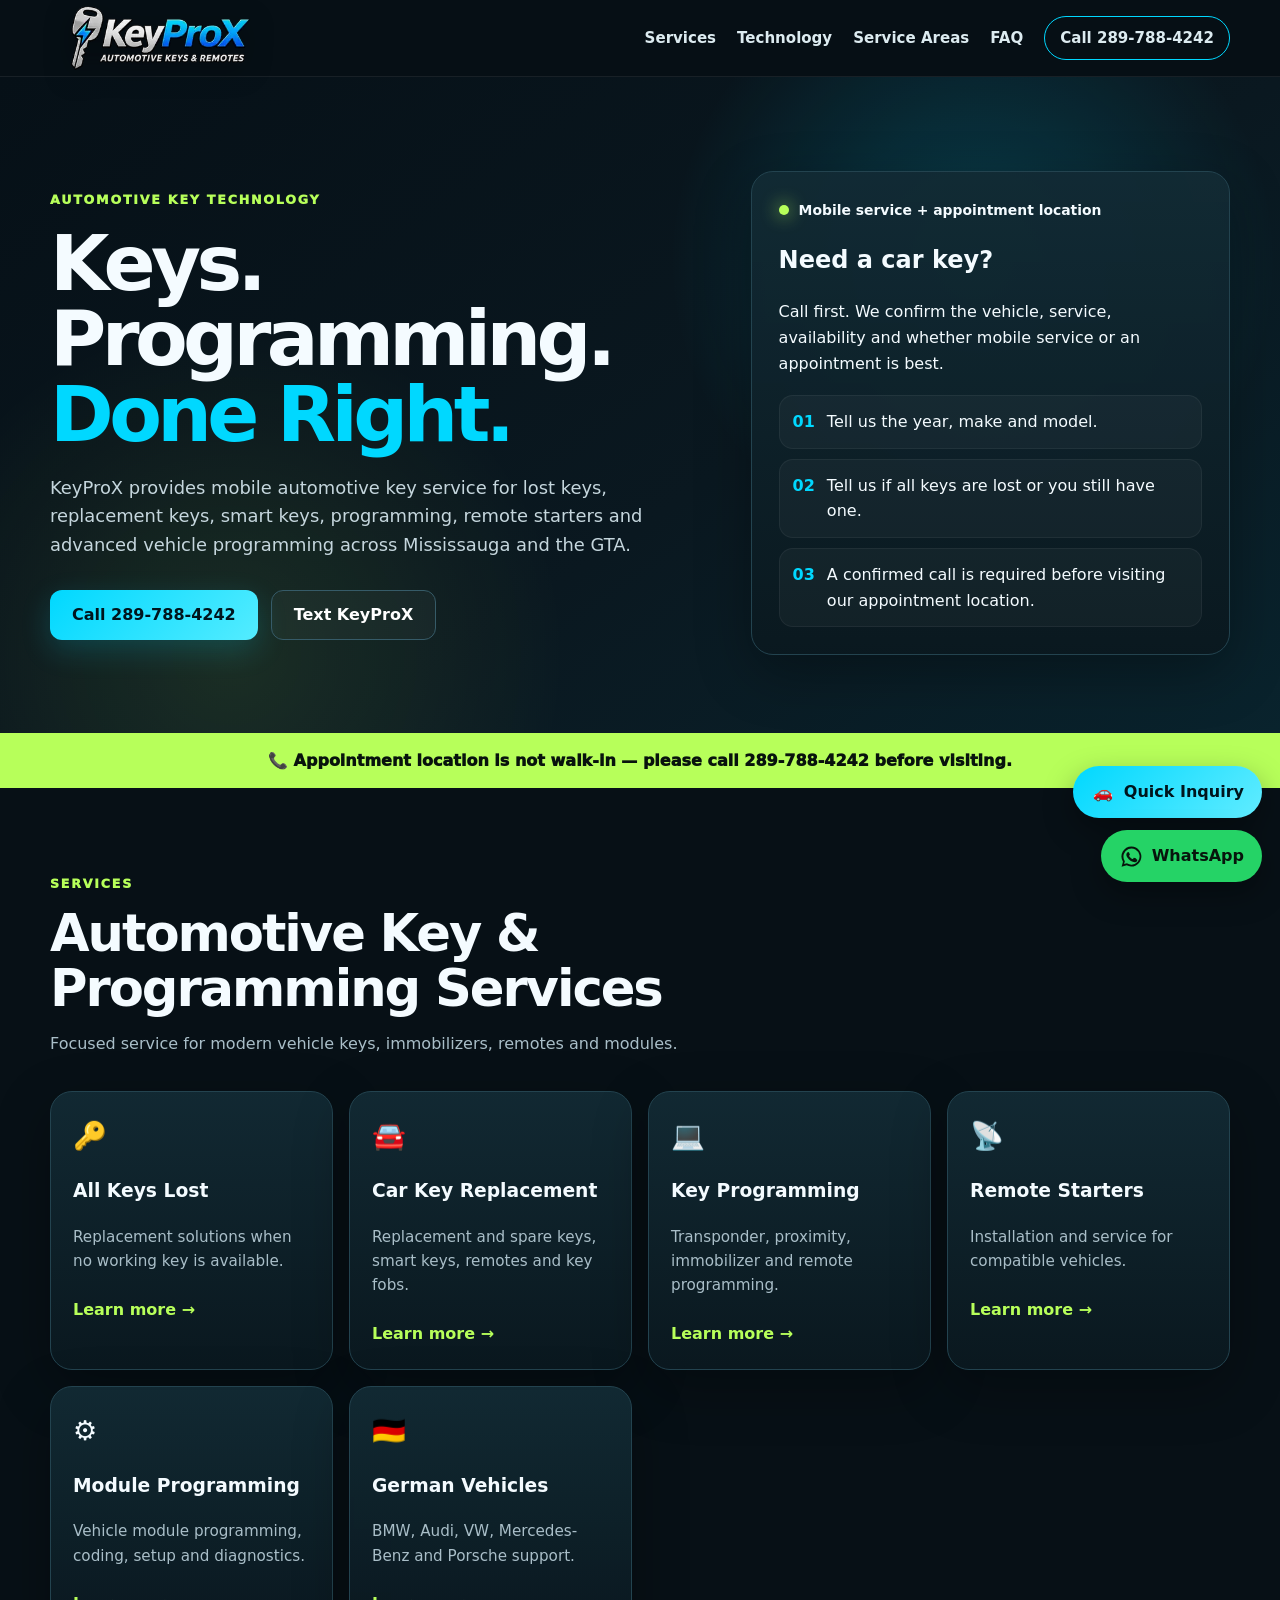
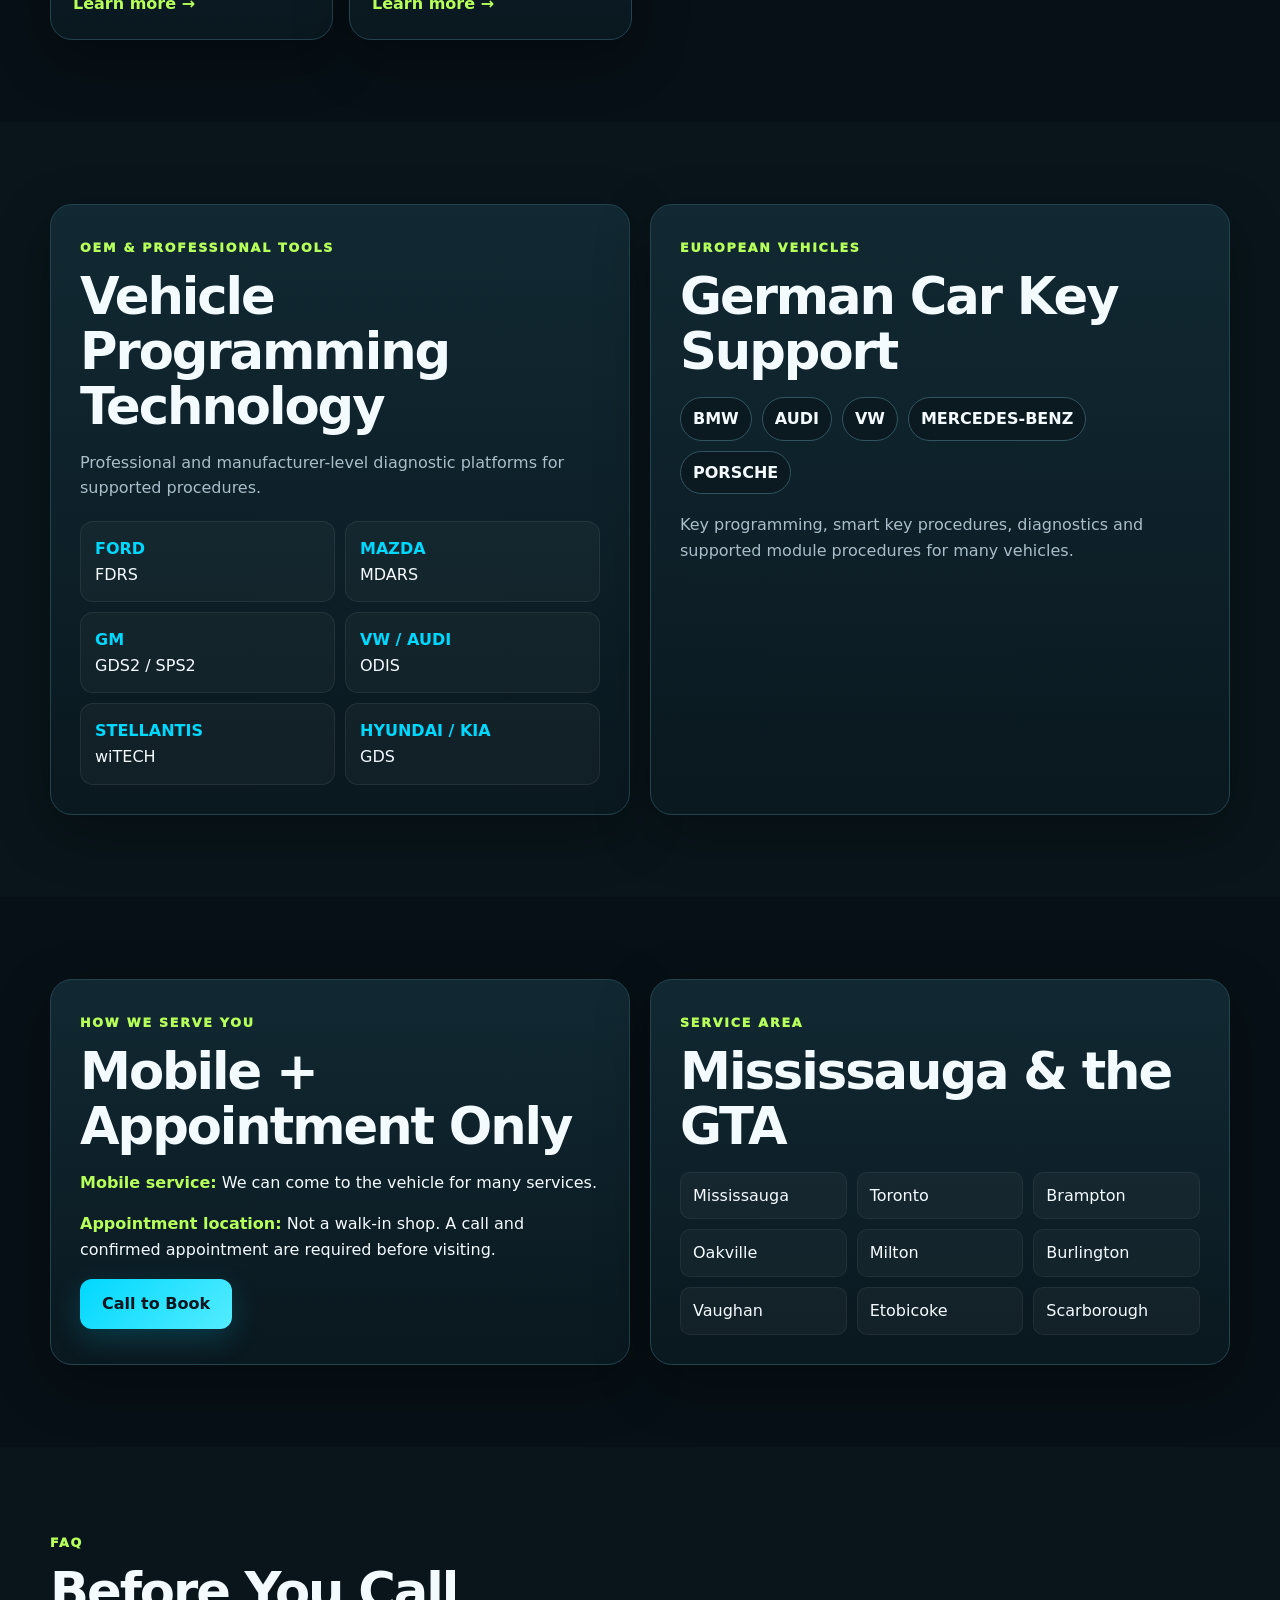
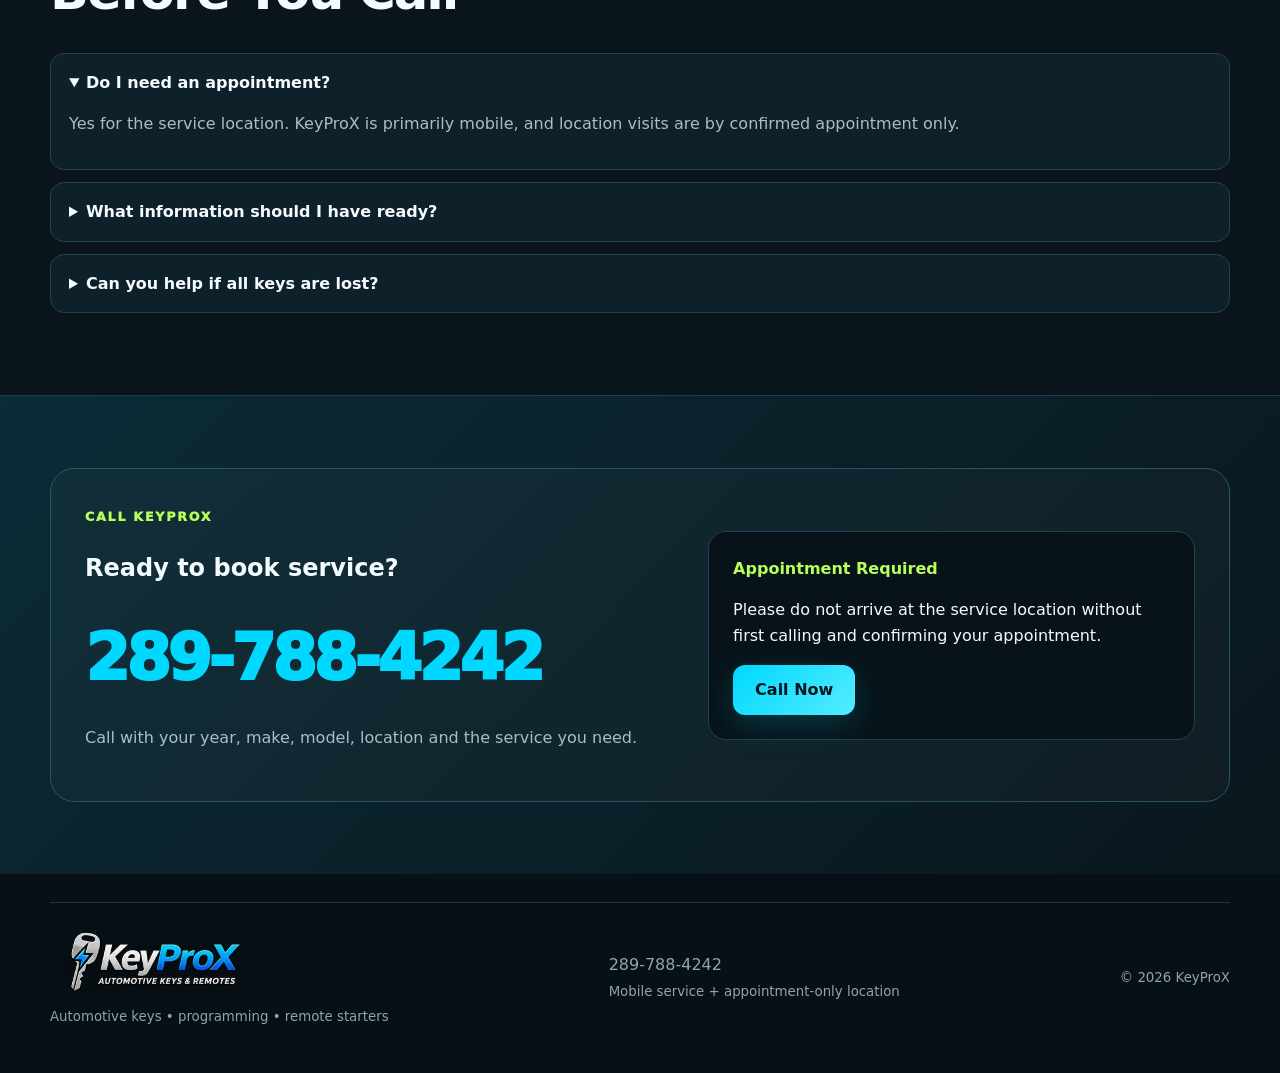
<file: index.html>
<!doctype html><html lang="en-CA"><head><meta charset="utf-8"><meta name="viewport" content="width=device-width,initial-scale=1"><title>KeyProX | Car Key Replacement, Programming & Remote Starters</title><meta name="description" content="KeyProX provides mobile automotive locksmith services including all keys lost, car key replacement, key programming, smart keys, remote starters and module programming across Mississauga and the GTA. Call 289-788-4242."><meta name="theme-color" content="#071016"><meta name="robots" content="index,follow"><link rel="canonical" href="https://keyproxlocksmith.github.io/"><link rel="icon" href="favicon.svg" type="image/svg+xml"><link rel="stylesheet" href="styles.css"><script type="application/ld+json">{"@context":"https://schema.org","@type":"Locksmith","name":"KeyProX","url":"https://keyproxlocksmith.github.io/","telephone":"+1-289-788-4242","description":"Mobile automotive locksmith and vehicle key programming service with an appointment-only location. Call before visiting.","areaServed":["Mississauga","Toronto","Brampton","Oakville","Milton","Burlington","Vaughan","Etobicoke","Scarborough"]}</script></head><body><header class="topbar"><div class="shell nav-shell"><a class="brand" href="index.html"><span class="brand-mark">KX</span><span>KeyPro<span class="brand-x">X</span></span></a><button class="menu" aria-label="Open menu" aria-expanded="false">☰</button><nav class="nav"><a href="index.html#services">Services</a><a href="index.html#technology">Technology</a><a href="index.html#areas">Service Areas</a><a href="index.html#faq">FAQ</a><a class="nav-call" href="tel:+12897884242">Call 289-788-4242</a></nav></div></header><main>
<section class="hero"><div class="shell hero-grid"><div><span class="eyebrow">AUTOMOTIVE KEY TECHNOLOGY</span><h1>Keys. Programming. <span>Done Right.</span></h1><p class="hero-copy">KeyProX provides mobile automotive key service for lost keys, replacement keys, smart keys, programming, remote starters and advanced vehicle programming across Mississauga and the GTA.</p><div class="cta-row"><a class="btn btn-primary" href="tel:+12897884242">Call 289-788-4242</a><a class="btn btn-secondary" href="sms:+12897884242">Text KeyProX</a></div></div><aside class="hero-card"><div class="status"><span class="status-dot"></span> Mobile service + appointment location</div><h2>Need a car key?</h2><p>Call first. We confirm the vehicle, service, availability and whether mobile service or an appointment is best.</p><div class="quick-list"><div><b>01</b><span>Tell us the year, make and model.</span></div><div><b>02</b><span>Tell us if all keys are lost or you still have one.</span></div><div><b>03</b><span>A confirmed call is required before visiting our appointment location.</span></div></div></aside></div></section>
<div class="notice-strip"><div class="shell notice-inner">📞 Appointment location is not walk-in — please call 289-788-4242 before visiting.</div></div>
<section class="section" id="services"><div class="shell"><div class="section-head"><span class="kicker">SERVICES</span><h2>Automotive Key & Programming Services</h2><p>Focused service for modern vehicle keys, immobilizers, remotes and modules.</p></div><div class="service-grid">
<article class="card"><span class="card-icon">🔑</span><h3>All Keys Lost</h3><p>Replacement solutions when no working key is available.</p><a href="all-keys-lost/">Learn more →</a></article><article class="card"><span class="card-icon">🚘</span><h3>Car Key Replacement</h3><p>Replacement and spare keys, smart keys, remotes and key fobs.</p><a href="car-key-replacement/">Learn more →</a></article><article class="card"><span class="card-icon">💻</span><h3>Key Programming</h3><p>Transponder, proximity, immobilizer and remote programming.</p><a href="key-programming/">Learn more →</a></article><article class="card"><span class="card-icon">📡</span><h3>Remote Starters</h3><p>Installation and service for compatible vehicles.</p><a href="remote-starters/">Learn more →</a></article><article class="card"><span class="card-icon">⚙️</span><h3>Module Programming</h3><p>Vehicle module programming, coding, setup and diagnostics.</p><a href="module-programming/">Learn more →</a></article><article class="card"><span class="card-icon">🇩🇪</span><h3>German Vehicles</h3><p>BMW, Audi, VW, Mercedes-Benz and Porsche support.</p><a href="german-car-keys/">Learn more →</a></article></div></div></section>
<section class="section section-alt" id="technology"><div class="shell tech-grid"><article class="panel"><span class="kicker">OEM & PROFESSIONAL TOOLS</span><h2>Vehicle Programming Technology</h2><p class="muted">Professional and manufacturer-level diagnostic platforms for supported procedures.</p><div class="platforms"><div class="platform"><b>FORD</b>FDRS</div><div class="platform"><b>MAZDA</b>MDARS</div><div class="platform"><b>GM</b>GDS2 / SPS2</div><div class="platform"><b>VW / AUDI</b>ODIS</div><div class="platform"><b>STELLANTIS</b>wiTECH</div><div class="platform"><b>HYUNDAI / KIA</b>GDS</div></div></article><article class="panel"><span class="kicker">EUROPEAN VEHICLES</span><h2>German Car Key Support</h2><div class="brand-chips"><span>BMW</span><span>AUDI</span><span>VW</span><span>MERCEDES-BENZ</span><span>PORSCHE</span></div><p class="muted">Key programming, smart key procedures, diagnostics and supported module procedures for many vehicles.</p></article></div></section>
<section class="section" id="areas"><div class="shell location-grid"><article class="location-card"><span class="kicker">HOW WE SERVE YOU</span><h2>Mobile + Appointment Only</h2><p><strong style="color:var(--green)">Mobile service:</strong> We can come to the vehicle for many services.</p><p><strong style="color:var(--green)">Appointment location:</strong> Not a walk-in shop. A call and confirmed appointment are required before visiting.</p><a class="btn btn-primary" href="tel:+12897884242">Call to Book</a></article><article class="location-card"><span class="kicker">SERVICE AREA</span><h2>Mississauga & the GTA</h2><div class="area-grid"><a href="mississauga-car-key-locksmith/">Mississauga</a><span>Toronto</span><span>Brampton</span><span>Oakville</span><span>Milton</span><span>Burlington</span><span>Vaughan</span><span>Etobicoke</span><span>Scarborough</span></div></article></div></section>
<section class="section section-alt" id="faq"><div class="shell"><div class="section-head"><span class="kicker">FAQ</span><h2>Before You Call</h2></div><div class="faq"><details open><summary>Do I need an appointment?</summary><p>Yes for the service location. KeyProX is primarily mobile, and location visits are by confirmed appointment only.</p></details><details><summary>What information should I have ready?</summary><p>Your vehicle year, make, model, location, service needed, and whether you have a working key.</p></details><details><summary>Can you help if all keys are lost?</summary><p>For many supported vehicles, yes. Ownership or authorization may need to be verified.</p></details></div></div></section>
<section class="contact-band"><div class="shell contact-box"><div><span class="kicker">CALL KEYPROX</span><h2>Ready to book service?</h2><a class="phone-big" href="tel:+12897884242">289-788-4242</a><p class="muted">Call with your year, make, model, location and the service you need.</p></div><div class="call-card"><b>Appointment Required</b><p>Please do not arrive at the service location without first calling and confirming your appointment.</p><a class="btn btn-primary" href="tel:+12897884242">Call Now</a></div></div></section>
</main><footer class="footer"><div class="shell footer-inner"><div><b>KeyProX</b><br><small>Automotive keys • programming • remote starters</small></div><div><a href="tel:+12897884242">289-788-4242</a><br><small>Mobile service + appointment-only location</small></div><small>© <span id="year"></span> KeyProX</small></div></footer><script src="script.js"></script></body></html>
</file>
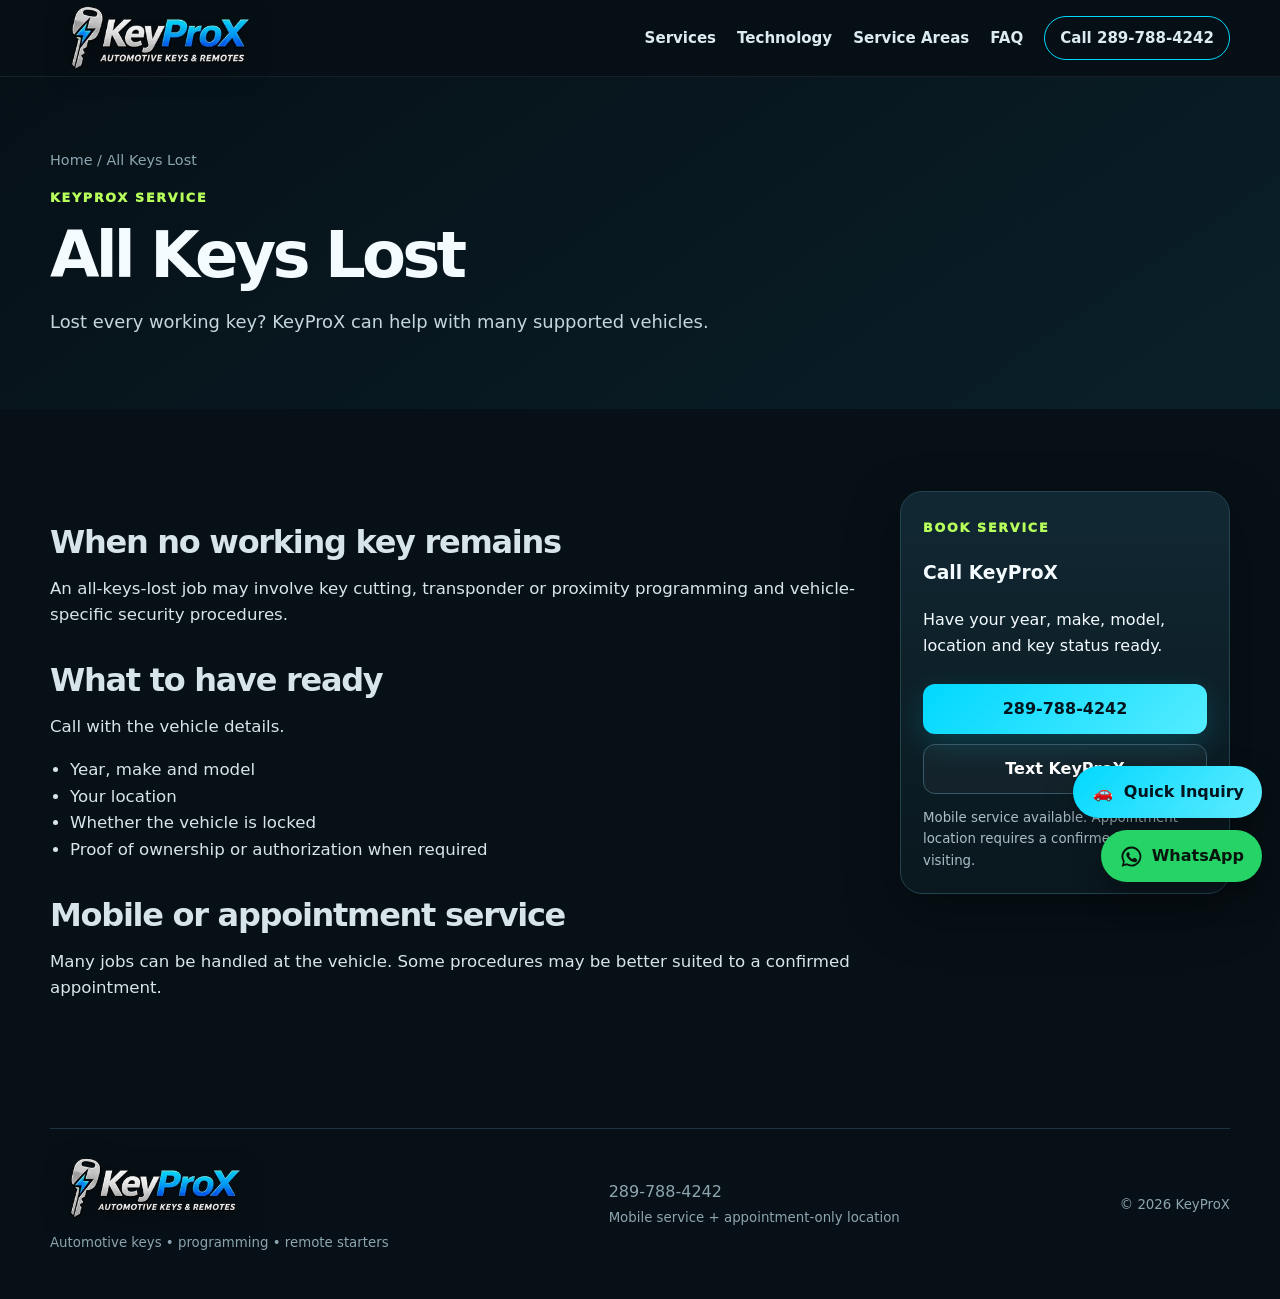
<file: all-keys-lost/index.html>
<!doctype html><html lang="en-CA"><head><meta charset="utf-8"><meta name="viewport" content="width=device-width,initial-scale=1"><title>All Keys Lost Car Key Service | KeyProX</title><meta name="description" content="All keys lost automotive key replacement and programming from KeyProX. Call 289-788-4242."><link rel="canonical" href="https://keyproxlocksmith.github.io/all-keys-lost/"><link rel="icon" href="../favicon.svg" type="image/svg+xml"><link rel="stylesheet" href="../styles.css"></head><body><header class="topbar"><div class="shell nav-shell"><a class="brand" href="../index.html"><span class="brand-mark">KX</span><span>KeyPro<span class="brand-x">X</span></span></a><button class="menu" aria-label="Open menu" aria-expanded="false">☰</button><nav class="nav"><a href="../index.html#services">Services</a><a href="../index.html#technology">Technology</a><a href="../index.html#areas">Service Areas</a><a href="../index.html#faq">FAQ</a><a class="nav-call" href="tel:+12897884242">Call 289-788-4242</a></nav></div></header><section class="subhero"><div class="shell"><div class="breadcrumb"><a href="../index.html">Home</a> / All Keys Lost</div><span class="kicker">KEYPROX SERVICE</span><h1>All Keys Lost</h1><p class="hero-copy">Lost every working key? KeyProX can help with many supported vehicles.</p></div></section><section class="section"><div class="shell content-grid"><article class="prose"><h2>When no working key remains</h2><p>An all-keys-lost job may involve key cutting, transponder or proximity programming and vehicle-specific security procedures.</p><h2>What to have ready</h2><p>Call with the vehicle details.</p><ul><li>Year, make and model</li><li>Your location</li><li>Whether the vehicle is locked</li><li>Proof of ownership or authorization when required</li></ul><h2>Mobile or appointment service</h2><p>Many jobs can be handled at the vehicle. Some procedures may be better suited to a confirmed appointment.</p></article><aside class="sidebox"><span class="kicker">BOOK SERVICE</span><h3>Call KeyProX</h3><p>Have your year, make, model, location and key status ready.</p><a class="btn btn-primary" href="tel:+12897884242">289-788-4242</a><a class="btn btn-secondary" href="sms:+12897884242">Text KeyProX</a><small>Mobile service available. Appointment location requires a confirmed call before visiting.</small></aside></div></section><footer class="footer"><div class="shell footer-inner"><div><b>KeyProX</b><br><small>Automotive keys • programming • remote starters</small></div><div><a href="tel:+12897884242">289-788-4242</a><br><small>Mobile service + appointment-only location</small></div><small>© <span id="year"></span> KeyProX</small></div></footer><script src="../script.js"></script></body></html>
</file>
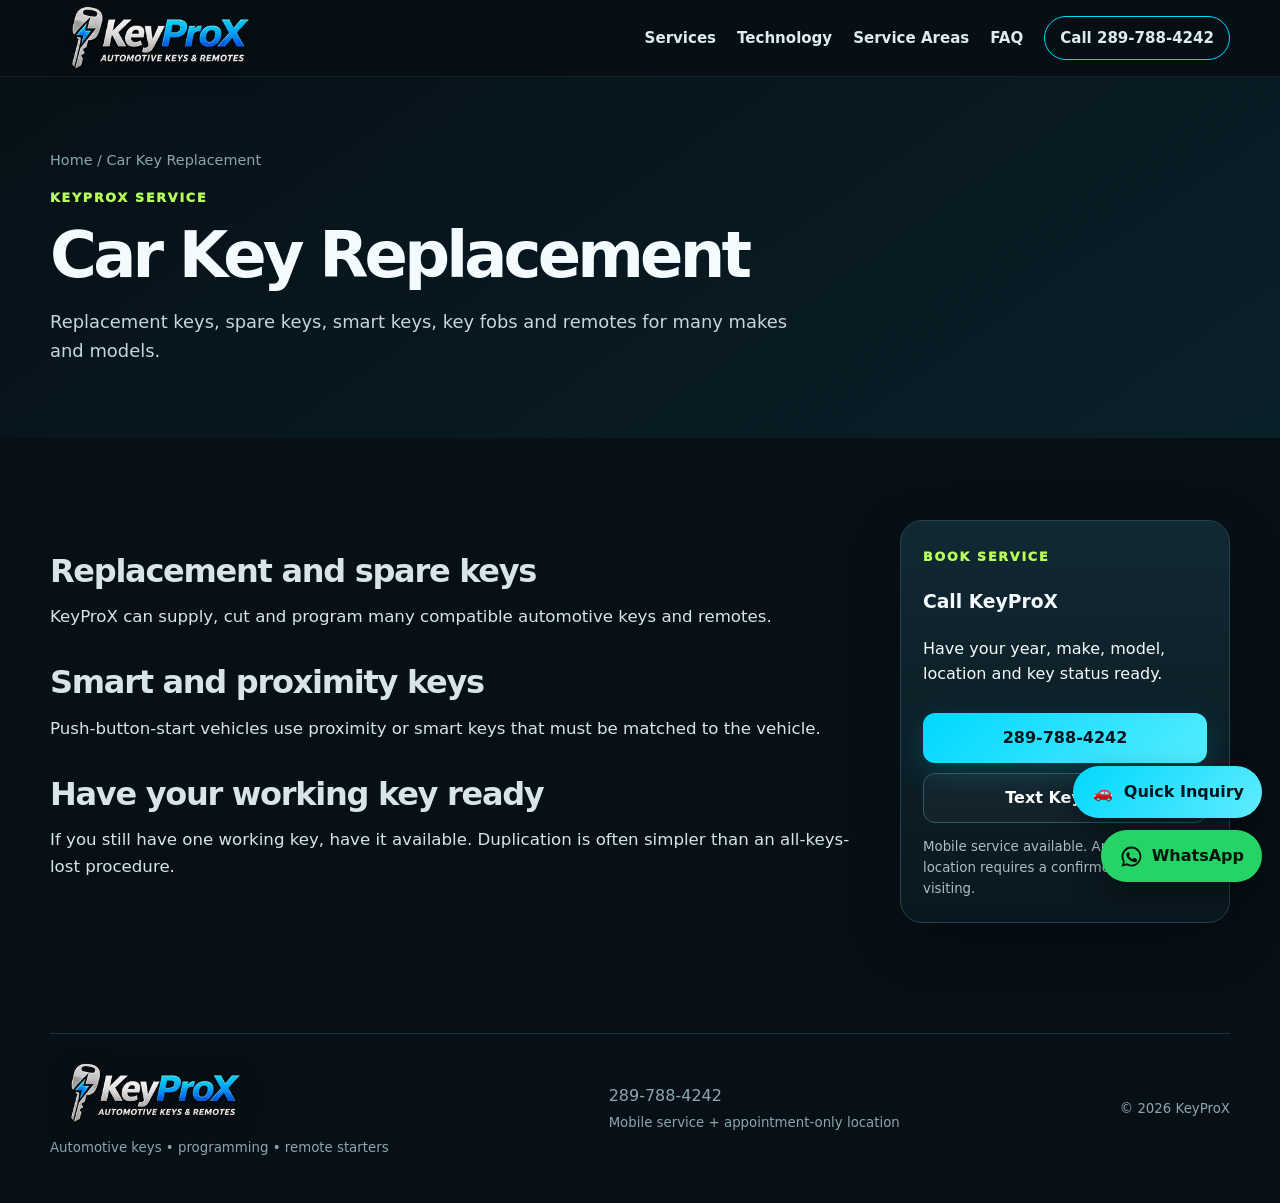
<file: car-key-replacement/index.html>
<!doctype html><html lang="en-CA"><head><meta charset="utf-8"><meta name="viewport" content="width=device-width,initial-scale=1"><title>Car Key Replacement & Smart Keys | KeyProX</title><meta name="description" content="Replacement car keys, smart keys, remotes and key fobs from KeyProX. Call 289-788-4242."><link rel="canonical" href="https://keyproxlocksmith.github.io/car-key-replacement/"><link rel="icon" href="../favicon.svg" type="image/svg+xml"><link rel="stylesheet" href="../styles.css"></head><body><header class="topbar"><div class="shell nav-shell"><a class="brand" href="../index.html"><span class="brand-mark">KX</span><span>KeyPro<span class="brand-x">X</span></span></a><button class="menu" aria-label="Open menu" aria-expanded="false">☰</button><nav class="nav"><a href="../index.html#services">Services</a><a href="../index.html#technology">Technology</a><a href="../index.html#areas">Service Areas</a><a href="../index.html#faq">FAQ</a><a class="nav-call" href="tel:+12897884242">Call 289-788-4242</a></nav></div></header><section class="subhero"><div class="shell"><div class="breadcrumb"><a href="../index.html">Home</a> / Car Key Replacement</div><span class="kicker">KEYPROX SERVICE</span><h1>Car Key Replacement</h1><p class="hero-copy">Replacement keys, spare keys, smart keys, key fobs and remotes for many makes and models.</p></div></section><section class="section"><div class="shell content-grid"><article class="prose"><h2>Replacement and spare keys</h2><p>KeyProX can supply, cut and program many compatible automotive keys and remotes.</p><h2>Smart and proximity keys</h2><p>Push-button-start vehicles use proximity or smart keys that must be matched to the vehicle.</p><h2>Have your working key ready</h2><p>If you still have one working key, have it available. Duplication is often simpler than an all-keys-lost procedure.</p></article><aside class="sidebox"><span class="kicker">BOOK SERVICE</span><h3>Call KeyProX</h3><p>Have your year, make, model, location and key status ready.</p><a class="btn btn-primary" href="tel:+12897884242">289-788-4242</a><a class="btn btn-secondary" href="sms:+12897884242">Text KeyProX</a><small>Mobile service available. Appointment location requires a confirmed call before visiting.</small></aside></div></section><footer class="footer"><div class="shell footer-inner"><div><b>KeyProX</b><br><small>Automotive keys • programming • remote starters</small></div><div><a href="tel:+12897884242">289-788-4242</a><br><small>Mobile service + appointment-only location</small></div><small>© <span id="year"></span> KeyProX</small></div></footer><script src="../script.js"></script></body></html>
</file>
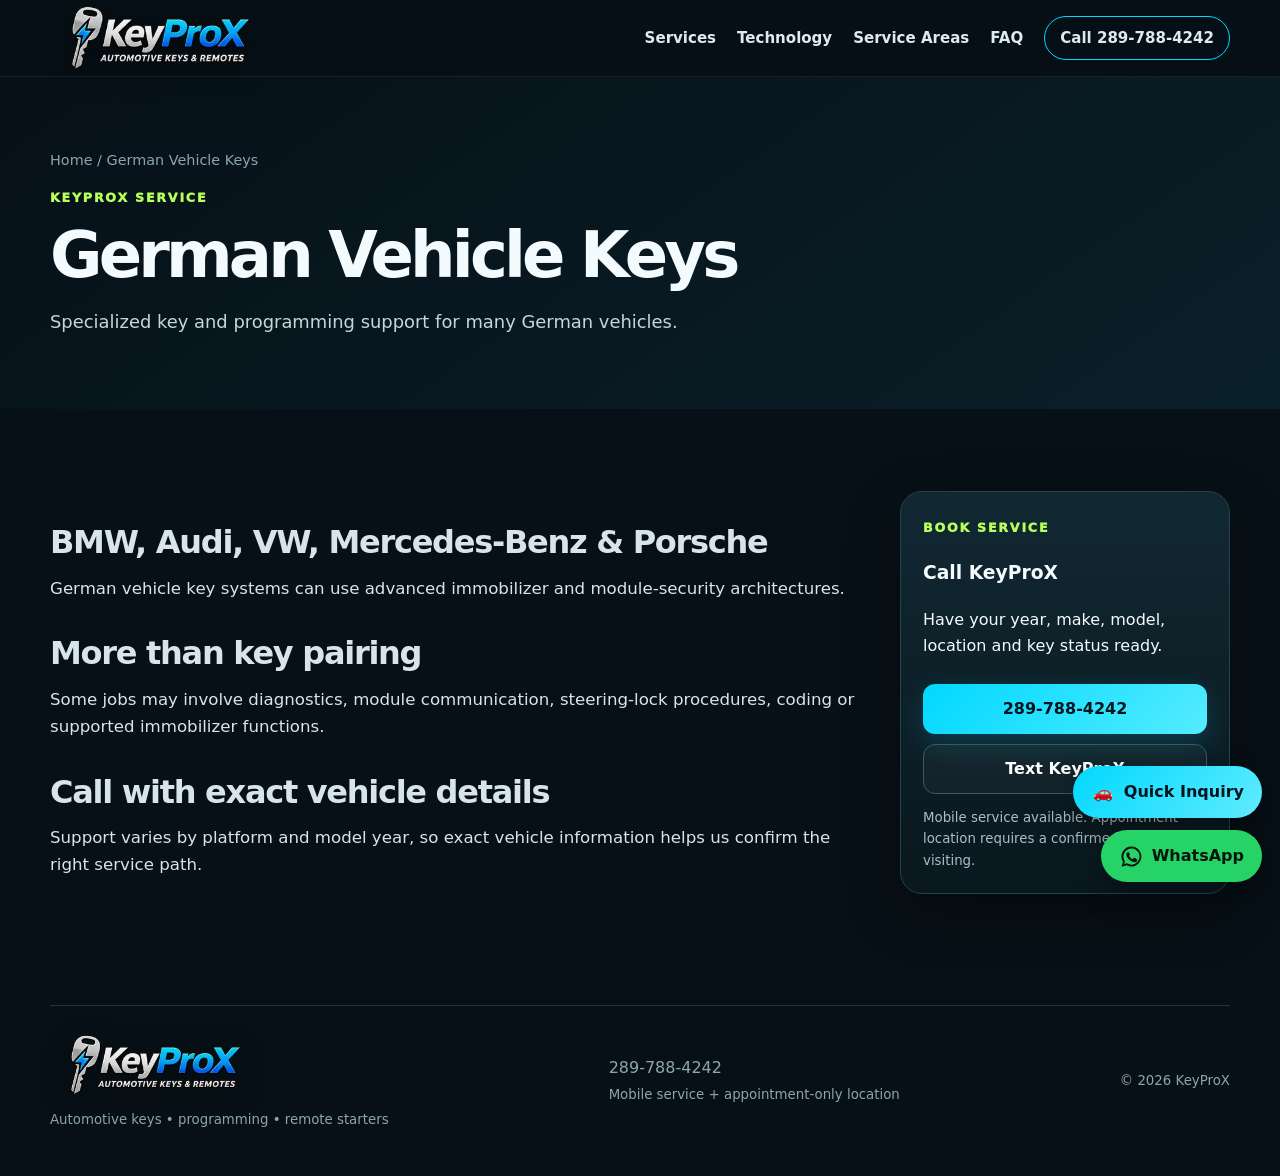
<file: german-car-keys/index.html>
<!doctype html><html lang="en-CA"><head><meta charset="utf-8"><meta name="viewport" content="width=device-width,initial-scale=1"><title>BMW, Audi, VW, Mercedes & Porsche Keys | KeyProX</title><meta name="description" content="German vehicle key programming for many BMW, Audi, Volkswagen, Mercedes-Benz and Porsche models. Call 289-788-4242."><link rel="canonical" href="https://keyproxlocksmith.github.io/german-car-keys/"><link rel="icon" href="../favicon.svg" type="image/svg+xml"><link rel="stylesheet" href="../styles.css"></head><body><header class="topbar"><div class="shell nav-shell"><a class="brand" href="../index.html"><span class="brand-mark">KX</span><span>KeyPro<span class="brand-x">X</span></span></a><button class="menu" aria-label="Open menu" aria-expanded="false">☰</button><nav class="nav"><a href="../index.html#services">Services</a><a href="../index.html#technology">Technology</a><a href="../index.html#areas">Service Areas</a><a href="../index.html#faq">FAQ</a><a class="nav-call" href="tel:+12897884242">Call 289-788-4242</a></nav></div></header><section class="subhero"><div class="shell"><div class="breadcrumb"><a href="../index.html">Home</a> / German Vehicle Keys</div><span class="kicker">KEYPROX SERVICE</span><h1>German Vehicle Keys</h1><p class="hero-copy">Specialized key and programming support for many German vehicles.</p></div></section><section class="section"><div class="shell content-grid"><article class="prose"><h2>BMW, Audi, VW, Mercedes-Benz & Porsche</h2><p>German vehicle key systems can use advanced immobilizer and module-security architectures.</p><h2>More than key pairing</h2><p>Some jobs may involve diagnostics, module communication, steering-lock procedures, coding or supported immobilizer functions.</p><h2>Call with exact vehicle details</h2><p>Support varies by platform and model year, so exact vehicle information helps us confirm the right service path.</p></article><aside class="sidebox"><span class="kicker">BOOK SERVICE</span><h3>Call KeyProX</h3><p>Have your year, make, model, location and key status ready.</p><a class="btn btn-primary" href="tel:+12897884242">289-788-4242</a><a class="btn btn-secondary" href="sms:+12897884242">Text KeyProX</a><small>Mobile service available. Appointment location requires a confirmed call before visiting.</small></aside></div></section><footer class="footer"><div class="shell footer-inner"><div><b>KeyProX</b><br><small>Automotive keys • programming • remote starters</small></div><div><a href="tel:+12897884242">289-788-4242</a><br><small>Mobile service + appointment-only location</small></div><small>© <span id="year"></span> KeyProX</small></div></footer><script src="../script.js"></script></body></html>
</file>
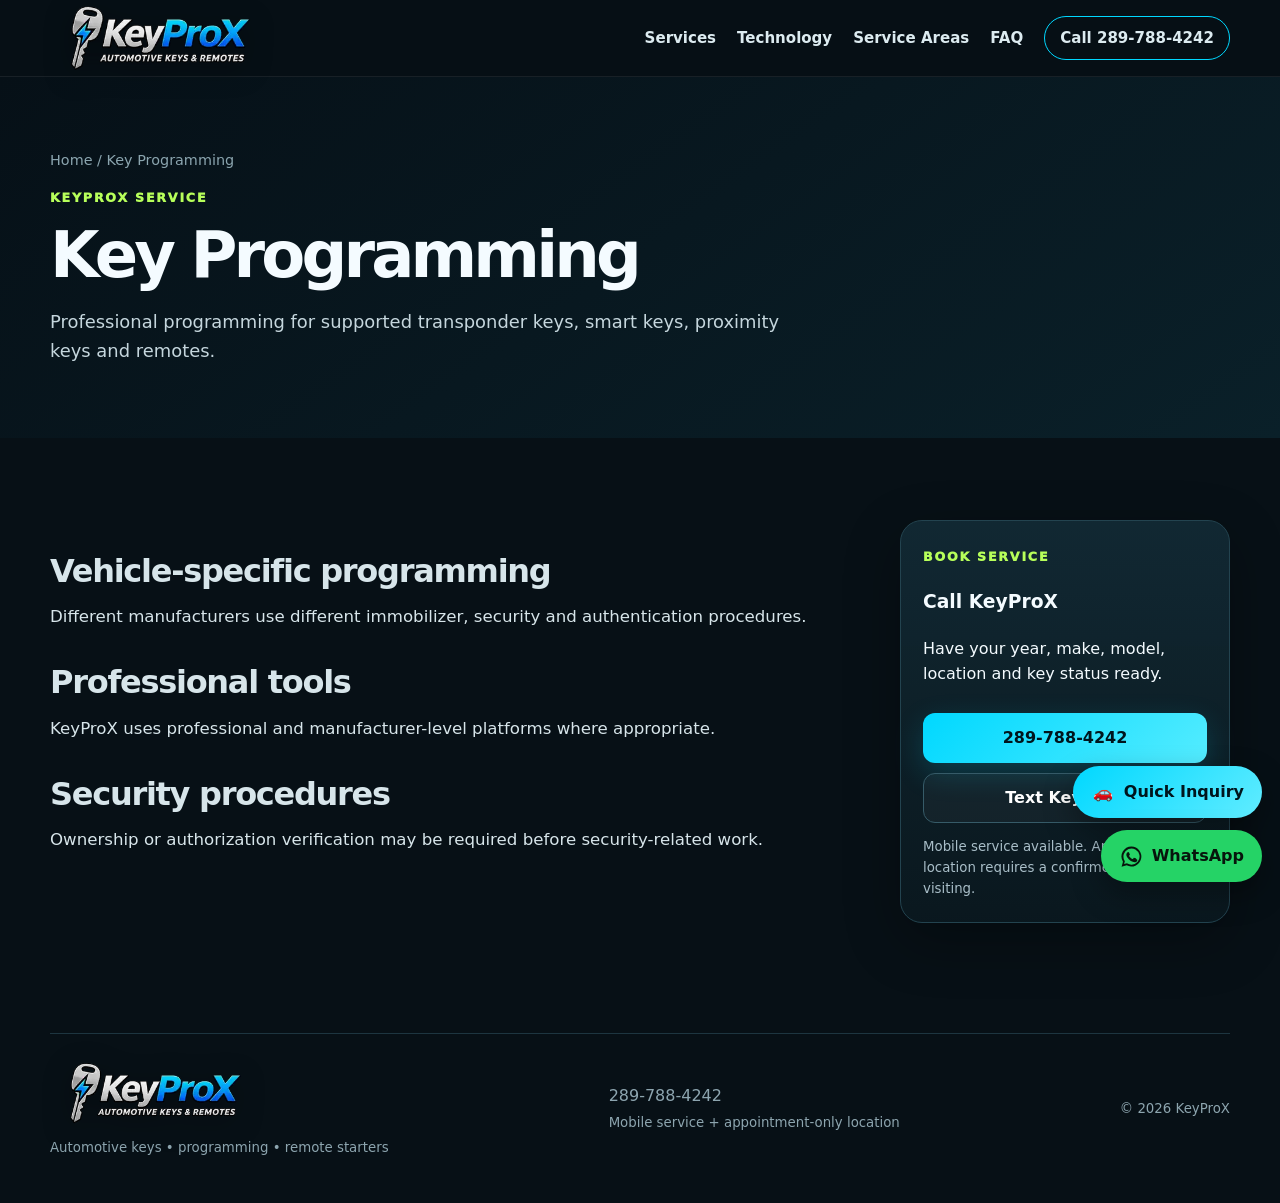
<file: key-programming/index.html>
<!doctype html><html lang="en-CA"><head><meta charset="utf-8"><meta name="viewport" content="width=device-width,initial-scale=1"><title>Car Key Programming | KeyProX</title><meta name="description" content="Automotive transponder, smart key, proximity and immobilizer key programming. Call KeyProX at 289-788-4242."><link rel="canonical" href="https://keyproxlocksmith.github.io/key-programming/"><link rel="icon" href="../favicon.svg" type="image/svg+xml"><link rel="stylesheet" href="../styles.css"></head><body><header class="topbar"><div class="shell nav-shell"><a class="brand" href="../index.html"><span class="brand-mark">KX</span><span>KeyPro<span class="brand-x">X</span></span></a><button class="menu" aria-label="Open menu" aria-expanded="false">☰</button><nav class="nav"><a href="../index.html#services">Services</a><a href="../index.html#technology">Technology</a><a href="../index.html#areas">Service Areas</a><a href="../index.html#faq">FAQ</a><a class="nav-call" href="tel:+12897884242">Call 289-788-4242</a></nav></div></header><section class="subhero"><div class="shell"><div class="breadcrumb"><a href="../index.html">Home</a> / Key Programming</div><span class="kicker">KEYPROX SERVICE</span><h1>Key Programming</h1><p class="hero-copy">Professional programming for supported transponder keys, smart keys, proximity keys and remotes.</p></div></section><section class="section"><div class="shell content-grid"><article class="prose"><h2>Vehicle-specific programming</h2><p>Different manufacturers use different immobilizer, security and authentication procedures.</p><h2>Professional tools</h2><p>KeyProX uses professional and manufacturer-level platforms where appropriate.</p><h2>Security procedures</h2><p>Ownership or authorization verification may be required before security-related work.</p></article><aside class="sidebox"><span class="kicker">BOOK SERVICE</span><h3>Call KeyProX</h3><p>Have your year, make, model, location and key status ready.</p><a class="btn btn-primary" href="tel:+12897884242">289-788-4242</a><a class="btn btn-secondary" href="sms:+12897884242">Text KeyProX</a><small>Mobile service available. Appointment location requires a confirmed call before visiting.</small></aside></div></section><footer class="footer"><div class="shell footer-inner"><div><b>KeyProX</b><br><small>Automotive keys • programming • remote starters</small></div><div><a href="tel:+12897884242">289-788-4242</a><br><small>Mobile service + appointment-only location</small></div><small>© <span id="year"></span> KeyProX</small></div></footer><script src="../script.js"></script></body></html>
</file>
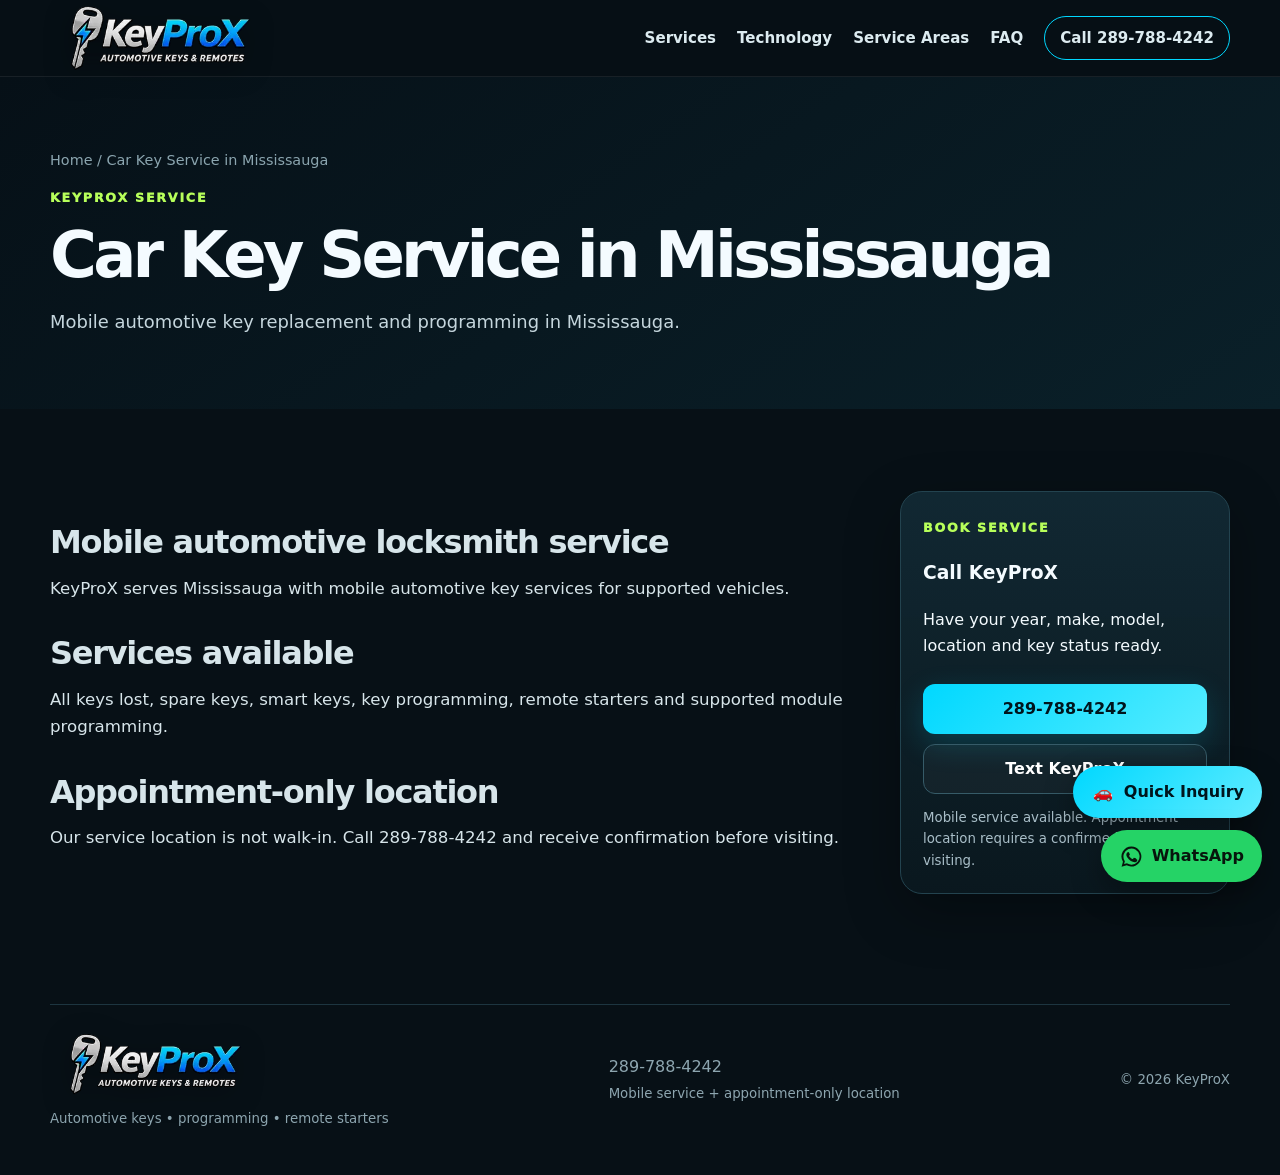
<file: mississauga-car-key-locksmith/index.html>
<!doctype html><html lang="en-CA"><head><meta charset="utf-8"><meta name="viewport" content="width=device-width,initial-scale=1"><title>Car Key Locksmith Mississauga | KeyProX</title><meta name="description" content="Mobile car key replacement, all keys lost and key programming in Mississauga. Call KeyProX at 289-788-4242."><link rel="canonical" href="https://keyproxlocksmith.github.io/mississauga-car-key-locksmith/"><link rel="icon" href="../favicon.svg" type="image/svg+xml"><link rel="stylesheet" href="../styles.css"></head><body><header class="topbar"><div class="shell nav-shell"><a class="brand" href="../index.html"><span class="brand-mark">KX</span><span>KeyPro<span class="brand-x">X</span></span></a><button class="menu" aria-label="Open menu" aria-expanded="false">☰</button><nav class="nav"><a href="../index.html#services">Services</a><a href="../index.html#technology">Technology</a><a href="../index.html#areas">Service Areas</a><a href="../index.html#faq">FAQ</a><a class="nav-call" href="tel:+12897884242">Call 289-788-4242</a></nav></div></header><section class="subhero"><div class="shell"><div class="breadcrumb"><a href="../index.html">Home</a> / Car Key Service in Mississauga</div><span class="kicker">KEYPROX SERVICE</span><h1>Car Key Service in Mississauga</h1><p class="hero-copy">Mobile automotive key replacement and programming in Mississauga.</p></div></section><section class="section"><div class="shell content-grid"><article class="prose"><h2>Mobile automotive locksmith service</h2><p>KeyProX serves Mississauga with mobile automotive key services for supported vehicles.</p><h2>Services available</h2><p>All keys lost, spare keys, smart keys, key programming, remote starters and supported module programming.</p><h2>Appointment-only location</h2><p>Our service location is not walk-in. Call 289-788-4242 and receive confirmation before visiting.</p></article><aside class="sidebox"><span class="kicker">BOOK SERVICE</span><h3>Call KeyProX</h3><p>Have your year, make, model, location and key status ready.</p><a class="btn btn-primary" href="tel:+12897884242">289-788-4242</a><a class="btn btn-secondary" href="sms:+12897884242">Text KeyProX</a><small>Mobile service available. Appointment location requires a confirmed call before visiting.</small></aside></div></section><footer class="footer"><div class="shell footer-inner"><div><b>KeyProX</b><br><small>Automotive keys • programming • remote starters</small></div><div><a href="tel:+12897884242">289-788-4242</a><br><small>Mobile service + appointment-only location</small></div><small>© <span id="year"></span> KeyProX</small></div></footer><script src="../script.js"></script></body></html>
</file>
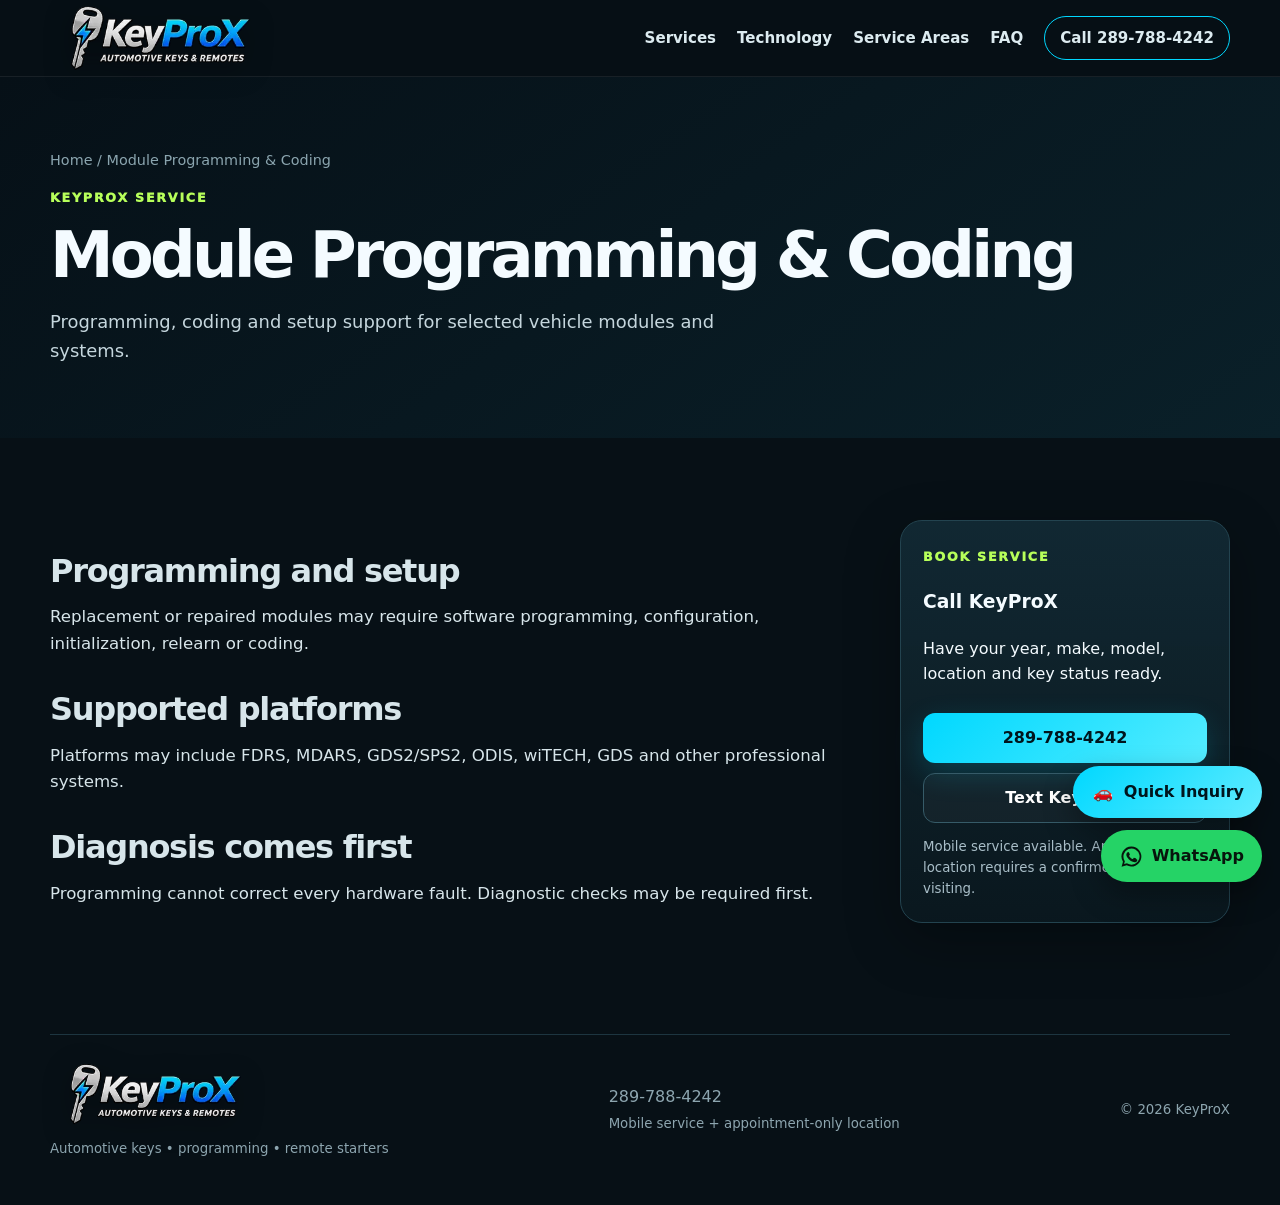
<file: module-programming/index.html>
<!doctype html><html lang="en-CA"><head><meta charset="utf-8"><meta name="viewport" content="width=device-width,initial-scale=1"><title>Automotive Module Programming & Coding | KeyProX</title><meta name="description" content="Automotive module programming, coding, setup and diagnostics. Call KeyProX at 289-788-4242."><link rel="canonical" href="https://keyproxlocksmith.github.io/module-programming/"><link rel="icon" href="../favicon.svg" type="image/svg+xml"><link rel="stylesheet" href="../styles.css"></head><body><header class="topbar"><div class="shell nav-shell"><a class="brand" href="../index.html"><span class="brand-mark">KX</span><span>KeyPro<span class="brand-x">X</span></span></a><button class="menu" aria-label="Open menu" aria-expanded="false">☰</button><nav class="nav"><a href="../index.html#services">Services</a><a href="../index.html#technology">Technology</a><a href="../index.html#areas">Service Areas</a><a href="../index.html#faq">FAQ</a><a class="nav-call" href="tel:+12897884242">Call 289-788-4242</a></nav></div></header><section class="subhero"><div class="shell"><div class="breadcrumb"><a href="../index.html">Home</a> / Module Programming & Coding</div><span class="kicker">KEYPROX SERVICE</span><h1>Module Programming & Coding</h1><p class="hero-copy">Programming, coding and setup support for selected vehicle modules and systems.</p></div></section><section class="section"><div class="shell content-grid"><article class="prose"><h2>Programming and setup</h2><p>Replacement or repaired modules may require software programming, configuration, initialization, relearn or coding.</p><h2>Supported platforms</h2><p>Platforms may include FDRS, MDARS, GDS2/SPS2, ODIS, wiTECH, GDS and other professional systems.</p><h2>Diagnosis comes first</h2><p>Programming cannot correct every hardware fault. Diagnostic checks may be required first.</p></article><aside class="sidebox"><span class="kicker">BOOK SERVICE</span><h3>Call KeyProX</h3><p>Have your year, make, model, location and key status ready.</p><a class="btn btn-primary" href="tel:+12897884242">289-788-4242</a><a class="btn btn-secondary" href="sms:+12897884242">Text KeyProX</a><small>Mobile service available. Appointment location requires a confirmed call before visiting.</small></aside></div></section><footer class="footer"><div class="shell footer-inner"><div><b>KeyProX</b><br><small>Automotive keys • programming • remote starters</small></div><div><a href="tel:+12897884242">289-788-4242</a><br><small>Mobile service + appointment-only location</small></div><small>© <span id="year"></span> KeyProX</small></div></footer><script src="../script.js"></script></body></html>
</file>
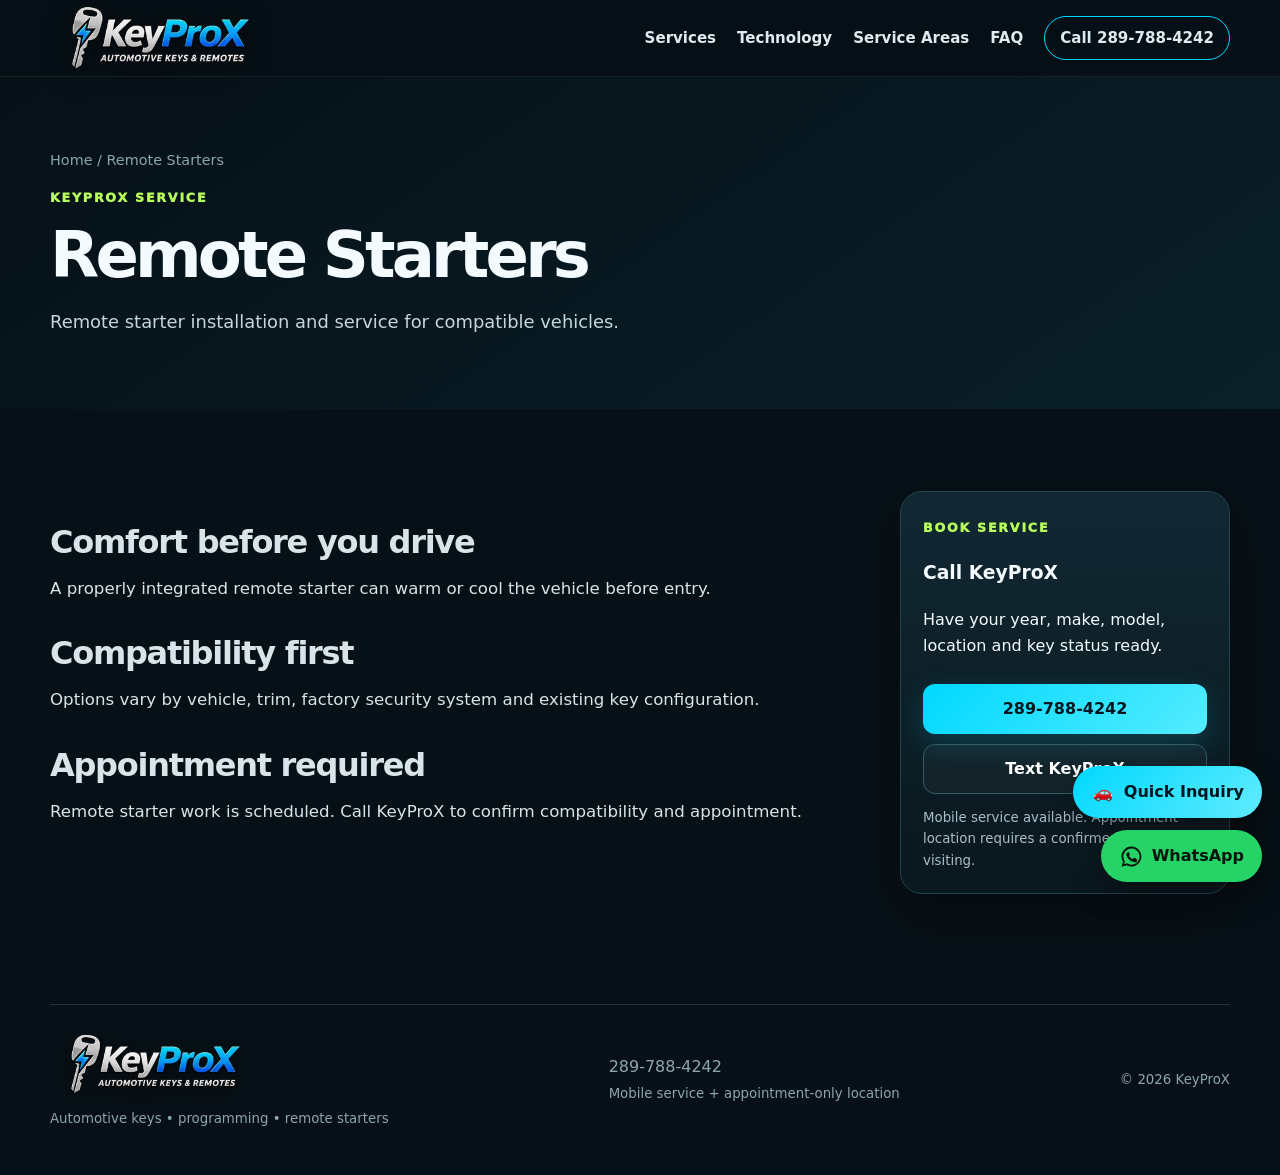
<file: remote-starters/index.html>
<!doctype html><html lang="en-CA"><head><meta charset="utf-8"><meta name="viewport" content="width=device-width,initial-scale=1"><title>Remote Starter Service | KeyProX</title><meta name="description" content="Remote starter installation and service from KeyProX. Call 289-788-4242."><link rel="canonical" href="https://keyproxlocksmith.github.io/remote-starters/"><link rel="icon" href="../favicon.svg" type="image/svg+xml"><link rel="stylesheet" href="../styles.css"></head><body><header class="topbar"><div class="shell nav-shell"><a class="brand" href="../index.html"><span class="brand-mark">KX</span><span>KeyPro<span class="brand-x">X</span></span></a><button class="menu" aria-label="Open menu" aria-expanded="false">☰</button><nav class="nav"><a href="../index.html#services">Services</a><a href="../index.html#technology">Technology</a><a href="../index.html#areas">Service Areas</a><a href="../index.html#faq">FAQ</a><a class="nav-call" href="tel:+12897884242">Call 289-788-4242</a></nav></div></header><section class="subhero"><div class="shell"><div class="breadcrumb"><a href="../index.html">Home</a> / Remote Starters</div><span class="kicker">KEYPROX SERVICE</span><h1>Remote Starters</h1><p class="hero-copy">Remote starter installation and service for compatible vehicles.</p></div></section><section class="section"><div class="shell content-grid"><article class="prose"><h2>Comfort before you drive</h2><p>A properly integrated remote starter can warm or cool the vehicle before entry.</p><h2>Compatibility first</h2><p>Options vary by vehicle, trim, factory security system and existing key configuration.</p><h2>Appointment required</h2><p>Remote starter work is scheduled. Call KeyProX to confirm compatibility and appointment.</p></article><aside class="sidebox"><span class="kicker">BOOK SERVICE</span><h3>Call KeyProX</h3><p>Have your year, make, model, location and key status ready.</p><a class="btn btn-primary" href="tel:+12897884242">289-788-4242</a><a class="btn btn-secondary" href="sms:+12897884242">Text KeyProX</a><small>Mobile service available. Appointment location requires a confirmed call before visiting.</small></aside></div></section><footer class="footer"><div class="shell footer-inner"><div><b>KeyProX</b><br><small>Automotive keys • programming • remote starters</small></div><div><a href="tel:+12897884242">289-788-4242</a><br><small>Mobile service + appointment-only location</small></div><small>© <span id="year"></span> KeyProX</small></div></footer><script src="../script.js"></script></body></html>
</file>
<file: styles.css>
:root{--bg:#071016;--bg2:#0b1820;--panel:#0e2029;--panel2:#112a34;--text:#f4fbff;--muted:#a9bec8;--cyan:#00d8ff;--green:#b7ff5a;--line:#23434f;--shadow:0 18px 55px rgba(0,0,0,.3)}
*{box-sizing:border-box}html{scroll-behavior:smooth}body{margin:0;font-family:Inter,ui-sans-serif,system-ui,-apple-system,"Segoe UI",Arial,sans-serif;background:var(--bg);color:var(--text);line-height:1.6}a{color:inherit;text-decoration:none}.shell{width:min(1180px,calc(100% - 36px));margin:auto}
.topbar{position:sticky;top:0;z-index:50;background:rgba(7,16,22,.93);backdrop-filter:blur(14px);border-bottom:1px solid rgba(255,255,255,.07)}.nav-shell{min-height:76px;display:flex;align-items:center;gap:28px}.brand{display:flex;align-items:center;gap:11px;font-size:1.38rem;font-weight:950;letter-spacing:-.04em}.brand-mark{width:43px;height:43px;border-radius:13px;display:grid;place-items:center;color:#00141a;background:linear-gradient(135deg,var(--cyan),var(--green));font-weight:950}.brand-x{color:var(--cyan)}
.nav{margin-left:auto;display:flex;align-items:center;gap:21px;font-size:.94rem;font-weight:800}.nav a{color:#dcebf0}.nav a:hover{color:var(--cyan)}.nav-call{border:1px solid var(--cyan);padding:9px 15px;border-radius:999px}.menu{display:none;margin-left:auto;background:none;border:1px solid var(--line);color:var(--text);border-radius:10px;padding:8px 11px;font-size:1.2rem}
.hero{position:relative;overflow:hidden;padding:94px 0 78px;background:radial-gradient(circle at 76% 28%,rgba(0,216,255,.2),transparent 28%),radial-gradient(circle at 18% 88%,rgba(183,255,90,.1),transparent 28%),linear-gradient(145deg,#061017,#0a1820 58%,#09232d)}.hero-grid{position:relative;z-index:1;display:grid;grid-template-columns:1.15fr .85fr;gap:52px;align-items:center}.eyebrow,.kicker{display:inline-flex;color:var(--green);font-size:.79rem;letter-spacing:.14em;text-transform:uppercase;font-weight:950}.hero h1,.subhero h1{font-size:clamp(2.75rem,6vw,5.3rem);line-height:.98;letter-spacing:-.06em;margin:14px 0 22px}.hero h1 span{color:var(--cyan)}.hero-copy{font-size:1.12rem;color:#c5d6dd;max-width:740px}.cta-row{display:flex;flex-wrap:wrap;gap:13px;margin-top:30px}
.btn{display:inline-flex;align-items:center;justify-content:center;min-height:50px;padding:0 22px;border-radius:12px;font-weight:900}.btn-primary{background:linear-gradient(135deg,var(--cyan),#54ecff);color:#00151d;box-shadow:0 10px 30px rgba(0,216,255,.18)}.btn-secondary{border:1px solid #365b68;background:rgba(255,255,255,.03);color:#fff}
.hero-card,.panel,.card,.location-card,.sidebox{background:linear-gradient(180deg,rgba(18,42,52,.95),rgba(10,24,31,.98));border:1px solid var(--line);border-radius:22px;box-shadow:var(--shadow)}.hero-card{padding:27px}.status{display:flex;gap:10px;align-items:center;font-size:.87rem;font-weight:850}.status-dot{width:10px;height:10px;border-radius:50%;background:var(--green);box-shadow:0 0 18px var(--green)}.quick-list{display:grid;gap:10px;margin-top:19px}.quick-list div{display:flex;gap:12px;padding:13px;border-radius:14px;background:rgba(255,255,255,.035);border:1px solid rgba(255,255,255,.05)}.quick-list b{color:var(--cyan)}
.notice-strip{background:var(--green);color:#08130d}.notice-inner{min-height:55px;display:flex;align-items:center;justify-content:center;text-align:center;font-weight:950}.section{padding:82px 0}.section-alt{background:#09151b}.section-head{max-width:760px;margin-bottom:34px}.section h2{font-size:clamp(2rem,4vw,3.2rem);line-height:1.07;letter-spacing:-.04em;margin:10px 0 14px}.section-head p,.muted{color:var(--muted)}
.service-grid{display:grid;grid-template-columns:repeat(4,1fr);gap:16px}.card{padding:22px;transition:.2s ease}.card:hover{transform:translateY(-3px);border-color:#2e7185}.card-icon{font-size:1.7rem}.card p{color:var(--muted);font-size:.95rem}.card a{display:inline-block;margin-top:8px;color:var(--green);font-weight:900}
.tech-grid,.location-grid{display:grid;grid-template-columns:1fr 1fr;gap:20px}.panel,.location-card{padding:29px}.platforms{display:grid;grid-template-columns:repeat(2,1fr);gap:10px;margin-top:20px}.platform{padding:14px;border:1px solid rgba(255,255,255,.07);border-radius:13px;background:rgba(255,255,255,.03)}.platform b{display:block;color:var(--cyan)}.brand-chips{display:flex;flex-wrap:wrap;gap:10px;margin:18px 0}.brand-chips span{border:1px solid #315560;border-radius:999px;padding:8px 12px;font-weight:850;background:#0b1a21}.area-grid{display:grid;grid-template-columns:repeat(3,1fr);gap:10px;margin-top:18px}.area-grid a,.area-grid span{padding:10px 12px;border-radius:10px;background:rgba(255,255,255,.035);border:1px solid rgba(255,255,255,.055)}
.faq{display:grid;gap:12px}.faq details{background:var(--panel);border:1px solid var(--line);border-radius:14px;padding:16px 18px}.faq summary{cursor:pointer;font-weight:850}.faq p{color:var(--muted)}
.contact-band{padding:72px 0;background:linear-gradient(135deg,#0b2b36,#0a171d);border-top:1px solid #173f4c}.contact-box{display:grid;grid-template-columns:1.1fr .9fr;gap:28px;align-items:center;border:1px solid #285666;border-radius:24px;padding:34px;background:rgba(255,255,255,.025)}.phone-big{display:block;font-size:clamp(2.2rem,5vw,4.15rem);font-weight:950;letter-spacing:-.055em;color:var(--cyan)}.call-card{padding:24px;border-radius:18px;background:#071319;border:1px solid #21434f}.call-card b{display:block;color:var(--green);margin-bottom:8px}.footer{padding:28px 0 44px;color:#8da5af}.footer-inner{display:flex;gap:20px;align-items:center;justify-content:space-between;border-top:1px solid #1d3540;padding-top:24px}
.subhero{padding:72px 0 54px;background:linear-gradient(145deg,#061017,#0a2029)}.subhero h1{font-size:clamp(2.5rem,5vw,4.5rem)}.breadcrumb{color:#8ba5af;font-size:.9rem;margin-bottom:12px}.content-grid{display:grid;grid-template-columns:1fr 330px;gap:34px;align-items:start}.prose{font-size:1.04rem;color:#d7e5ea}.prose h2{font-size:2rem;margin-top:34px}.prose ul{padding-left:20px}.sidebox{position:sticky;top:100px;padding:22px}.sidebox .btn{width:100%;margin-top:10px}.sidebox small{display:block;color:var(--muted);margin-top:13px}
@media(max-width:950px){.nav{display:none;position:absolute;top:68px;left:18px;right:18px;background:#09171d;border:1px solid var(--line);padding:16px;border-radius:14px;flex-direction:column;align-items:stretch}.nav.open{display:flex}.menu{display:block}.hero-grid,.tech-grid,.location-grid,.contact-box,.content-grid{grid-template-columns:1fr}.service-grid{grid-template-columns:repeat(2,1fr)}.sidebox{position:static}}
@media(max-width:620px){.shell{width:min(100% - 24px,1180px)}.hero{padding:65px 0 54px}.service-grid,.platforms,.area-grid{grid-template-columns:1fr}.cta-row .btn{width:100%}.footer-inner{flex-direction:column;align-items:flex-start}.brand{font-size:1.18rem}}


/* === KEYPROX FLOATING INQUIRY + WHATSAPP === */
.kpx-float-stack{
  position:fixed;
  right:18px;
  bottom:18px;
  z-index:999;
  display:flex;
  flex-direction:column;
  align-items:flex-end;
  gap:12px;
}
.kpx-float-btn{
  border:0;
  cursor:pointer;
  font:inherit;
  font-weight:900;
  display:flex;
  align-items:center;
  justify-content:center;
  gap:9px;
  min-height:52px;
  border-radius:999px;
  padding:0 18px;
  box-shadow:0 12px 30px rgba(0,0,0,.34);
  transition:transform .18s ease,box-shadow .18s ease;
}
.kpx-float-btn:hover{transform:translateY(-2px);box-shadow:0 16px 36px rgba(0,0,0,.42)}
.kpx-inquiry-launcher{
  background:linear-gradient(135deg,var(--cyan),#61ecff);
  color:#00151d;
}
.kpx-whatsapp{
  background:#25D366;
  color:#07150c;
}
.kpx-float-icon{
  width:24px;
  height:24px;
  display:grid;
  place-items:center;
  flex:0 0 auto;
}
.kpx-whatsapp svg{width:25px;height:25px}
.kpx-backdrop{
  position:fixed;
  inset:0;
  z-index:1000;
  background:rgba(0,0,0,.58);
  backdrop-filter:blur(3px);
}
.kpx-inquiry-panel{
  position:fixed;
  z-index:1001;
  right:0;
  top:0;
  width:min(470px,100%);
  height:100dvh;
  overflow:auto;
  background:#08151c;
  color:var(--text);
  border-left:1px solid #285462;
  box-shadow:-24px 0 70px rgba(0,0,0,.48);
  padding:26px;
  animation:kpxSlideIn .22s ease-out;
}
@keyframes kpxSlideIn{from{transform:translateX(100%);opacity:.4}to{transform:translateX(0);opacity:1}}
.kpx-inquiry-head{
  display:grid;
  grid-template-columns:1fr auto;
  gap:18px;
  align-items:start;
  padding-bottom:18px;
  border-bottom:1px solid #1d3d48;
}
.kpx-inquiry-head small{
  color:var(--green);
  font-weight:950;
  letter-spacing:.13em;
}
.kpx-inquiry-head h2{
  margin:4px 0 5px;
  font-size:2rem;
  letter-spacing:-.04em;
}
.kpx-inquiry-head p{margin:0;color:var(--muted);font-size:.95rem}
.kpx-close{
  width:42px;
  height:42px;
  border-radius:50%;
  border:1px solid #315864;
  background:#0d222b;
  color:#fff;
  font-size:25px;
  cursor:pointer;
}
.kpx-inquiry-form{display:grid;gap:14px;padding-top:20px}
.kpx-inquiry-form label{display:grid;gap:6px;font-size:.82rem;font-weight:850;color:#cfe0e6}
.kpx-inquiry-form input,
.kpx-inquiry-form select,
.kpx-inquiry-form textarea{
  width:100%;
  border:1px solid #2d5360;
  border-radius:11px;
  padding:12px 13px;
  background:#0c1d24;
  color:#fff;
  font:inherit;
  outline:none;
}
.kpx-inquiry-form input:focus,
.kpx-inquiry-form select:focus,
.kpx-inquiry-form textarea:focus{
  border-color:var(--cyan);
  box-shadow:0 0 0 3px rgba(0,216,255,.12);
}
.kpx-inquiry-form textarea{min-height:92px;resize:vertical}
.kpx-two{display:grid;grid-template-columns:1fr 1fr;gap:12px}
.kpx-inquiry-submit{
  border:0;
  border-radius:12px;
  min-height:52px;
  padding:0 18px;
  background:#25D366;
  color:#07150c;
  font:inherit;
  font-weight:950;
  cursor:pointer;
  display:flex;
  justify-content:center;
  align-items:center;
  gap:9px;
}
.kpx-inquiry-note{
  margin:0;
  color:#8fa9b3;
  font-size:.78rem;
  text-align:center;
}
body.kpx-modal-open{overflow:hidden}
@media(max-width:620px){
  .kpx-float-stack{right:12px;bottom:12px;gap:9px}
  .kpx-float-btn{min-height:49px;padding:0 14px}
  .kpx-float-label{display:none}
  .kpx-float-btn{width:52px;height:52px;padding:0}
  .kpx-inquiry-panel{padding:20px 16px}
  .kpx-two{grid-template-columns:1fr}
}


/* === KEYPROX LOGO BRANDING === */
.brand{
  min-width:230px;
}
.brand-logo-img{
  display:block;
  width:220px;
  max-width:34vw;
  height:auto;
  object-fit:contain;
  filter:drop-shadow(0 6px 14px rgba(0,0,0,.35));
}
.footer-logo-img{
  width:210px;
  max-width:100%;
  height:auto;
  display:block;
  margin-bottom:6px;
  filter:drop-shadow(0 6px 14px rgba(0,0,0,.28));
}
@media(max-width:950px){
  .brand{min-width:0}
  .brand-logo-img{width:180px;max-width:55vw}
}
@media(max-width:620px){
  .brand-logo-img{width:152px;max-width:58vw}
  .footer-logo-img{width:180px}
}
</file>
